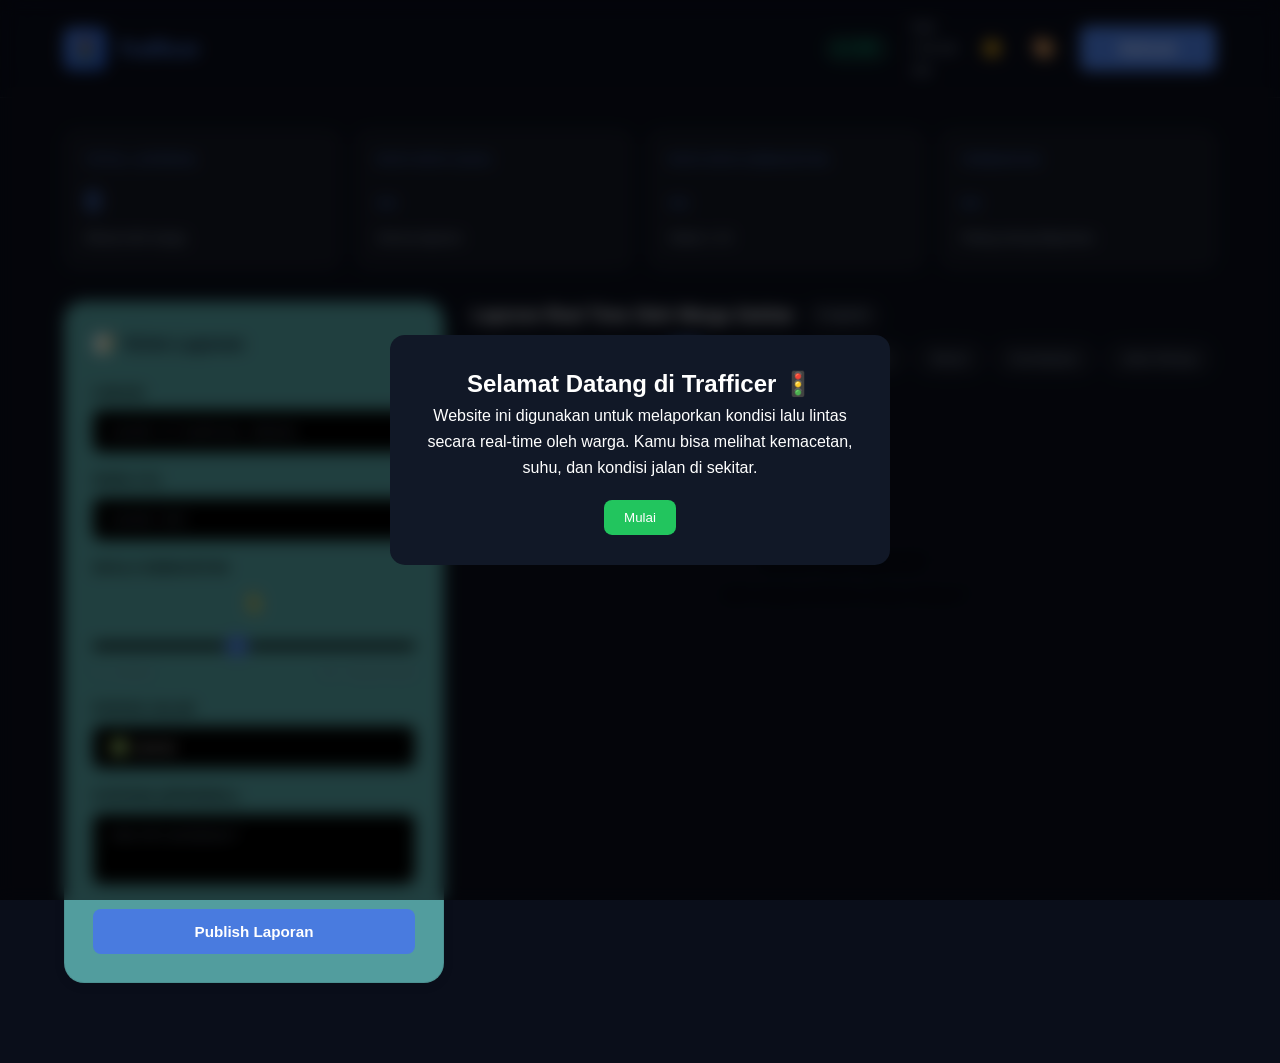
<file: index.html>
<!DOCTYPE html>
<html lang="en">
<head>
  <meta charset="UTF-8">
  <meta name="viewport" content="width=device-width, initial-scale=1.0">
  <meta name="description" content="Laporan macet secara real-time oleh warga sekitar">
  <title>Trafficer - Laporan Lalu Lintas</title>
  <link rel="stylesheet" href="style.css">
  <link rel="icon" href="data:image/svg+xml,<svg xmlns='http://www.w3.org/2000/svg' viewBox='0 0 100 100'><text y='.9em' font-size='90'>🚦</text></svg>">
</head>
<body>
<div id="overlay"></div>

<div id="popup">
    <h2>Selamat Datang di Trafficer 🚦</h2>
    <p>
        Website ini digunakan untuk melaporkan kondisi lalu lintas secara real-time oleh warga.
        Kamu bisa melihat kemacetan, suhu, dan kondisi jalan di sekitar.
    </p>
    <button onclick="closePopup()">Mulai</button>
</div>
  <!-- header -->
  <header class="app-header">
    <div class="header-inner">
      <div class="logo">
        <div class="logo-icon">🚦</div>
        <h1>Trafficer</h1>
      </div>
      <div class="header-meta">
        <div class="live-badge">
          <span class="live-dot"></span>
          Live
        </div>
        <time class="clock" id="liveClock">--</time>
        <button id="themeToggle" onclick="darkMode()" class="btn-theme" title="Toggle Light/Dark Mode">☀️</button>
        <button id="colorPickerBtn" class="btn-theme" title="Pilih Warna Tema" onclick="toggleColorPicker()">🎨</button>
        <button onclick="window.location.reload()" class="btn-submit">Refresh</button>
      </div>
    </div>
  </header>

  <!-- main bar -->
  <main class="main-container">

    <!-- stats bar -->
    <section class="stats-bar" aria-label="Summary statistics">
      <div class="stat-card">
        <div class="stat-label">Total Laporan</div>
        <div class="stat-value" id="statTotal">0</div>
        <div class="stat-sub">Dibuat oleh warga</div>
      </div>
      <div class="stat-card">
        <div class="stat-label">Rata-rata Suhu</div>
        <div class="stat-value" id="statTemp">--</div>
        <div class="stat-sub">Semua laporan</div>
      </div>
      <div class="stat-card">
        <div class="stat-label">Rata-rata Kemacetan</div>
        <div class="stat-value" id="statTraffic">--</div>
        <div class="stat-sub">Skala 1–10</div>
      </div>
      <div class="stat-card">
        <div class="stat-label">Terbanyak</div>
        <div class="stat-value" id="statStatus">--</div>
        <div class="stat-sub">Paling sering dilaporkan</div>
      </div>
    </section>
    <div class="content-grid">

      <!-- form kirim -->
      <aside class="form-panel">
        <h2 class="panel-title">
          <span class="icon">📝</span>
          Kirim Laporan
        </h2>
        <form id="reportForm" autocomplete="off">
          <div class="form-group">
            <label for="inputLocation">Lokasi</label>
            <input type="text" id="inputLocation" placeholder="contoh: Jl. Sudirman, Jakarta" required>
          </div>
          <div class="form-group">
            <label for="inputTemp">Suhu (°C)</label>
            <input type="number" id="inputTemp" placeholder="contoh: 32C" min="-50" max="60" required>
          </div>
          <div class="form-group">
            <label for="inputScale">Skala Kemacetan</label>
            <div class="range-wrapper">
              <div class="range-value" id="scaleDisplay">5</div>
              <input type="range" id="inputScale" min="1" max="10" value="5">
              <div class="range-labels">
                <span>1 — Lancar</span>
                <span>10 — Macet Parah</span>
              </div>
            </div>
          </div>
          <div class="form-group">
            <label for="inputStatus">Status Jalan</label>
            <select id="inputStatus">
              <option value="Lancar">✅ Lancar</option>
              <option value="Agak Macet">🟡 Agak Macet</option>
              <option value="Macet">🟠 Macet</option>
              <option value="Kecelakaan">🔴 Kecelakaan</option>
              <option value="Jalan Ditutup">⛔ Jalan Ditutup</option>
            </select>
          </div>
          <div class="form-group">
            <label for="inputNotes">Catatan (opsional)</label>
            <textarea id="inputNotes" placeholder="Ada info tambahan?"></textarea>
          </div>
          <button type="submit" class="btn-submit" id="btnSubmit">
            Publish Laporan
          </button>
        </form>
      </aside>

      <!-- feed report -->
      <section class="feed-section">
        <div class="feed-header">
          <div class="feed-title">
            Laporan Real Time Oleh Warga Sekitar
            <span class="report-count" id="reportCount">0 reports</span>
          </div>
          <div class="filter-bar">
            <input type="text" id="searchInput" placeholder="🔍 Cari Lokasi">
            <button class="filter-btn active" data-status="All" type="button">All</button>
            <button class="filter-btn" data-status="Lancar" type="button">Lancar</button>
            <button class="filter-btn" data-status="Agak Macet" type="button">Agak Macet</button>
            <button class="filter-btn" data-status="Macet" type="button">Macet</button>
            <button class="filter-btn" data-status="Kecelakaan" type="button">Kecelakaan</button>
            <button class="filter-btn" data-status="Jalan Ditutup" type="button">Jalan Ditutup</button>
          </div>
        </div>
        <div class="reports-feed" id="reportsFeed">
        </div>
      </section>

    </div>
  </main>

  <!-- color picker panel -->
  <div id="colorPickerPanel" class="color-picker-panel" style="display:none">
    <div class="cp-header">
      <span class="cp-title"> Pilih Warna Tema</span>
      <button class="cp-close" onclick="toggleColorPicker()">✕</button>
    </div>
    <div class="cp-spectrum">
      <canvas id="spectrumCanvas" width="260" height="28"></canvas>
    </div>
    <div class="cp-hue-row">
      <label class="cp-label">Hue</label>
      <input type="range" id="hueSlider" min="0" max="360" value="220" class="cp-hue-slider">
      <span id="hueValue" class="cp-hue-val">220°</span>
    </div>
    <div class="cp-sat-row">
      <label class="cp-label">Saturasi</label>
      <input type="range" id="satSlider" min="30" max="100" value="70" class="cp-sat-slider">
    </div>
    <div class="cp-light-row">
      <label class="cp-label">Kecerahan</label>
      <input type="range" id="lightSlider" min="30" max="75" value="58" class="cp-light-slider">
    </div>
    <div class="cp-preview-row">
      <div id="colorPreview" class="cp-preview"></div>
      <div class="cp-presets">
        <button class="cp-preset" data-hue="220" data-sat="70" data-light="58" style="background:hsl(220,70%,58%)" title="Blue"></button>
        <button class="cp-preset" data-hue="270" data-sat="65" data-light="58" style="background:hsl(270,65%,58%)" title="Purple"></button>
        <button class="cp-preset" data-hue="340" data-sat="70" data-light="55" style="background:hsl(340,70%,55%)" title="Pink"></button>
        <button class="cp-preset" data-hue="160" data-sat="65" data-light="45" style="background:hsl(160,65%,45%)" title="Teal"></button>
        <button class="cp-preset" data-hue="30" data-sat="80" data-light="52" style="background:hsl(30,80%,52%)" title="Orange"></button>
        <button class="cp-preset" data-hue="0" data-sat="70" data-light="55" style="background:hsl(0,70%,55%)" title="Red"></button>
      </div>
    </div>
    <button class="cp-apply" onclick="applyThemeColor()">✓ Terapkan Warna</button>
  </div>

  <script src="script.js"></script>
</body>
</html>
</file>
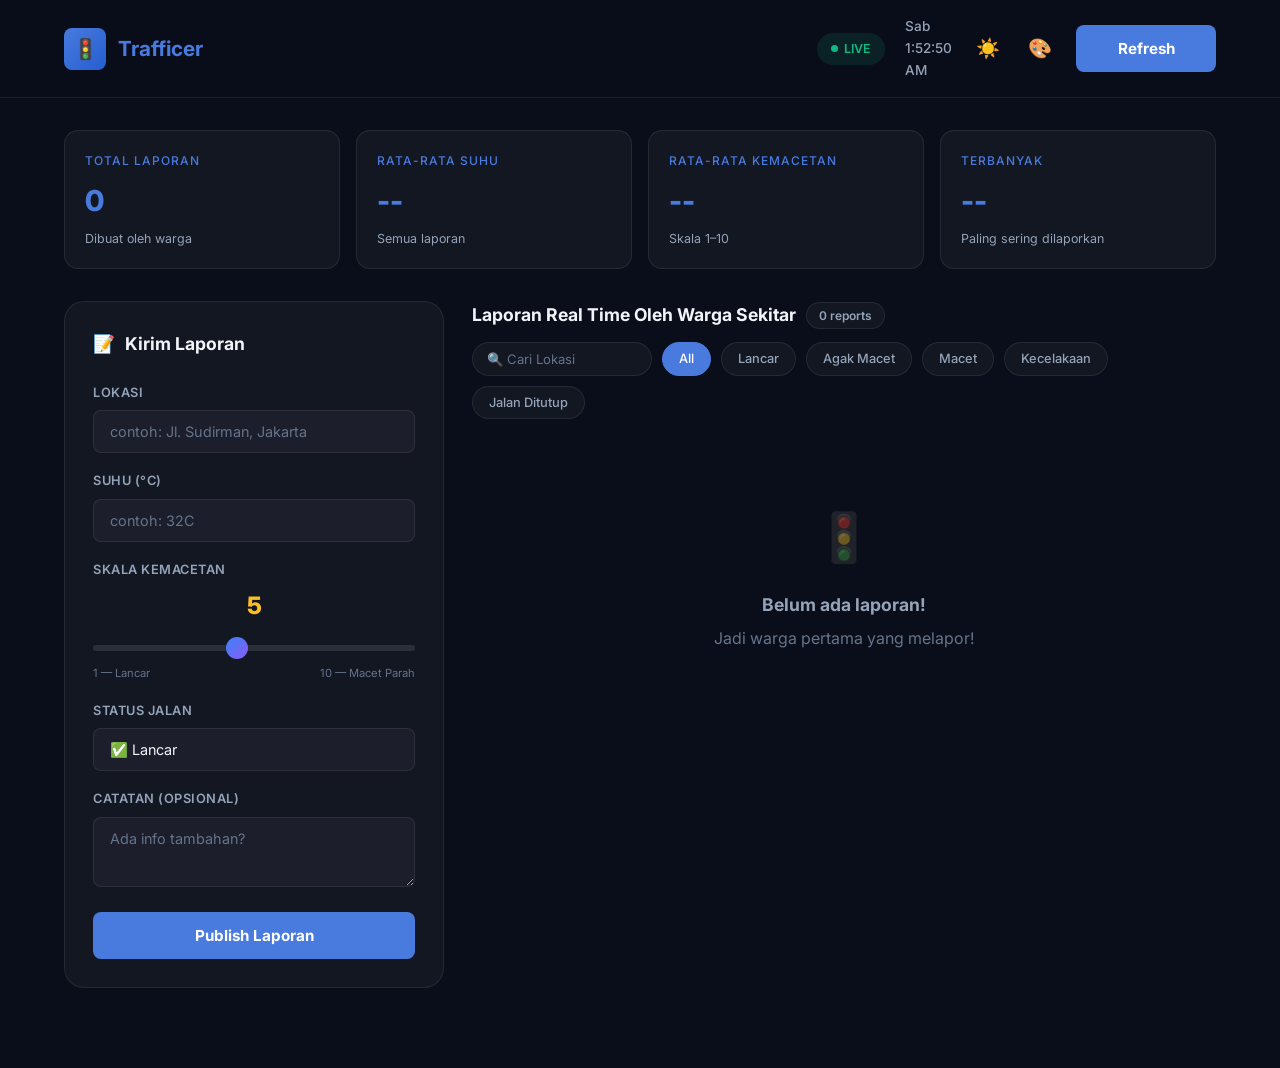
<file: project/index.html>
<!DOCTYPE html>
<html lang="en">
<head>
  <meta charset="UTF-8">
  <meta name="viewport" content="width=device-width, initial-scale=1.0">
  <meta name="description" content="Laporan macet secara real-time oleh warga sekitar">
  <title>Trafficer - Laporan Lalu Lintas</title>
  <link rel="stylesheet" href="style.css">
  <link rel="icon" href="data:image/svg+xml,<svg xmlns='http://www.w3.org/2000/svg' viewBox='0 0 100 100'><text y='.9em' font-size='90'>🚦</text></svg>">
</head>
<body>

  <!-- header -->
  <header class="app-header">
    <div class="header-inner">
      <div class="logo">
        <div class="logo-icon">🚦</div>
        <h1>Trafficer</h1>
      </div>
      <div class="header-meta">
        <div class="live-badge">
          <span class="live-dot"></span>
          Live
        </div>
        <time class="clock" id="liveClock">--</time>
        <button id="themeToggle" onclick="darkMode()" class="btn-theme" title="Toggle Light/Dark Mode">☀️</button>
        <button id="colorPickerBtn" class="btn-theme" title="Pilih Warna Tema" onclick="toggleColorPicker()">🎨</button>
        <button onclick="window.location.reload()" class="btn-submit">Refresh</button>
      </div>
    </div>
  </header>

  <!-- main bar -->
  <main class="main-container">

    <!-- stats bar -->
    <section class="stats-bar" aria-label="Summary statistics">
      <div class="stat-card">
        <div class="stat-label">Total Laporan</div>
        <div class="stat-value" id="statTotal">0</div>
        <div class="stat-sub">Dibuat oleh warga</div>
      </div>
      <div class="stat-card">
        <div class="stat-label">Rata-rata Suhu</div>
        <div class="stat-value" id="statTemp">--</div>
        <div class="stat-sub">Semua laporan</div>
      </div>
      <div class="stat-card">
        <div class="stat-label">Rata-rata Kemacetan</div>
        <div class="stat-value" id="statTraffic">--</div>
        <div class="stat-sub">Skala 1–10</div>
      </div>
      <div class="stat-card">
        <div class="stat-label">Terbanyak</div>
        <div class="stat-value" id="statStatus">--</div>
        <div class="stat-sub">Paling sering dilaporkan</div>
      </div>
    </section>
    <div class="content-grid">

      <!-- form kirim -->
      <aside class="form-panel">
        <h2 class="panel-title">
          <span class="icon">📝</span>
          Kirim Laporan
        </h2>
        <form id="reportForm" autocomplete="off">
          <div class="form-group">
            <label for="inputLocation">Lokasi</label>
            <input type="text" id="inputLocation" placeholder="contoh: Jl. Sudirman, Jakarta" required>
          </div>
          <div class="form-group">
            <label for="inputTemp">Suhu (°C)</label>
            <input type="number" id="inputTemp" placeholder="contoh: 32C" min="-50" max="60" required>
          </div>
          <div class="form-group">
            <label for="inputScale">Skala Kemacetan</label>
            <div class="range-wrapper">
              <div class="range-value" id="scaleDisplay">5</div>
              <input type="range" id="inputScale" min="1" max="10" value="5">
              <div class="range-labels">
                <span>1 — Lancar</span>
                <span>10 — Macet Parah</span>
              </div>
            </div>
          </div>
          <div class="form-group">
            <label for="inputStatus">Status Jalan</label>
            <select id="inputStatus">
              <option value="Lancar">✅ Lancar</option>
              <option value="Agak Macet">🟡 Agak Macet</option>
              <option value="Macet">🟠 Macet</option>
              <option value="Kecelakaan">🔴 Kecelakaan</option>
              <option value="Jalan Ditutup">⛔ Jalan Ditutup</option>
            </select>
          </div>
          <div class="form-group">
            <label for="inputNotes">Catatan (opsional)</label>
            <textarea id="inputNotes" placeholder="Ada info tambahan?"></textarea>
          </div>
          <button type="submit" class="btn-submit" id="btnSubmit">
            Publish Laporan
          </button>
        </form>
      </aside>

      <!-- feed report -->
      <section class="feed-section">
        <div class="feed-header">
          <div class="feed-title">
            Laporan Real Time Oleh Warga Sekitar
            <span class="report-count" id="reportCount">0 reports</span>
          </div>
          <div class="filter-bar">
            <input type="text" id="searchInput" placeholder="🔍 Cari Lokasi">
            <button class="filter-btn active" data-status="All" type="button">All</button>
            <button class="filter-btn" data-status="Lancar" type="button">Lancar</button>
            <button class="filter-btn" data-status="Agak Macet" type="button">Agak Macet</button>
            <button class="filter-btn" data-status="Macet" type="button">Macet</button>
            <button class="filter-btn" data-status="Kecelakaan" type="button">Kecelakaan</button>
            <button class="filter-btn" data-status="Jalan Ditutup" type="button">Jalan Ditutup</button>
          </div>
        </div>
        <div class="reports-feed" id="reportsFeed">
        </div>
      </section>

    </div>
  </main>

  <!-- color picker panel -->
  <div id="colorPickerPanel" class="color-picker-panel" style="display:none">
    <div class="cp-header">
      <span class="cp-title"> Pilih Warna Tema</span>
      <button class="cp-close" onclick="toggleColorPicker()">✕</button>
    </div>
    <div class="cp-spectrum">
      <canvas id="spectrumCanvas" width="260" height="28"></canvas>
    </div>
    <div class="cp-hue-row">
      <label class="cp-label">Hue</label>
      <input type="range" id="hueSlider" min="0" max="360" value="220" class="cp-hue-slider">
      <span id="hueValue" class="cp-hue-val">220°</span>
    </div>
    <div class="cp-sat-row">
      <label class="cp-label">Saturasi</label>
      <input type="range" id="satSlider" min="30" max="100" value="70" class="cp-sat-slider">
    </div>
    <div class="cp-light-row">
      <label class="cp-label">Kecerahan</label>
      <input type="range" id="lightSlider" min="30" max="75" value="58" class="cp-light-slider">
    </div>
    <div class="cp-preview-row">
      <div id="colorPreview" class="cp-preview"></div>
      <div class="cp-presets">
        <button class="cp-preset" data-hue="220" data-sat="70" data-light="58" style="background:hsl(220,70%,58%)" title="Blue"></button>
        <button class="cp-preset" data-hue="270" data-sat="65" data-light="58" style="background:hsl(270,65%,58%)" title="Purple"></button>
        <button class="cp-preset" data-hue="340" data-sat="70" data-light="55" style="background:hsl(340,70%,55%)" title="Pink"></button>
        <button class="cp-preset" data-hue="160" data-sat="65" data-light="45" style="background:hsl(160,65%,45%)" title="Teal"></button>
        <button class="cp-preset" data-hue="30" data-sat="80" data-light="52" style="background:hsl(30,80%,52%)" title="Orange"></button>
        <button class="cp-preset" data-hue="0" data-sat="70" data-light="55" style="background:hsl(0,70%,55%)" title="Red"></button>
      </div>
    </div>
    <button class="cp-apply" onclick="applyThemeColor()">✓ Terapkan Warna</button>
  </div>

  <script src="script.js"></script>
</body>
</html>
</file>
<file: style.css>
/* font */
@import url('https://fonts.cdnfonts.com/css/akira-expanded');

/* Overlay (background gelap + blur) */
#overlay {
    position: fixed;
    top: 0;
    left: 0;
    width: 100%;
    height: 100%;

    backdrop-filter: blur(8px);
    background: rgba(0,0,0,0.6);

    opacity: 0;
    visibility: hidden;
    transition: 0.3s;
    z-index: 999;
}

/* boxbox */
#popup {
    position: fixed;
    top: 50%;
    left: 50%;
    transform: translate(-50%, -50%) scale(0.8);

    background: #111827;
    color: white;
    padding: 30px;
    width: 500px;
    border-radius: 15px;
    text-align: center;

    opacity: 0;
    visibility: hidden;

    transition: 0.3s ease;
    z-index: 1000;
}

/* blur w active */
#overlay.active {
    opacity: 1;
    visibility: visible;
}

#popup.active {
    opacity: 1;
    visibility: visible;
    transform: translate(-50%, -50%) scale(1);
}


#popup button {
    margin-top: 20px;
    padding: 10px 20px;
    background: #22c55e;
    border: none;
    color: white;
    border-radius: 8px;
    cursor: pointer;
}




/* var hue, sat, bri */
:root {
  --accent-h: 220;
  --accent-s: 70%;
  --accent-l: 58%;
  --accent: hsl(var(--accent-h), var(--accent-s), var(--accent-l));
  --accent-dim: hsla(var(--accent-h), var(--accent-s), var(--accent-l), 0.15);
  --accent-border: hsla(var(--accent-h), var(--accent-s), var(--accent-l), 0.35);
  --accent-dark: hsl(var(--accent-h), var(--accent-s), calc(var(--accent-l) - 10%));
}

/* reset */
* { margin: 0; padding: 0; box-sizing: border-box; }
html { scroll-behavior: smooth; }

body {
  font-family: 'Akira Expanded', sans-serif;
  background: #0a0e1a;
  color: #f1f5f9;
  min-height: 100vh;
  line-height: 1.6;
}

/* panel color picker */
.color-picker-panel {
  position: fixed;
  top: 70px;
  right: 24px;
  z-index: 9999;
  background: rgba(15, 20, 40, 0.97);
  backdrop-filter: blur(24px);
  border: 1px solid rgba(255,255,255,0.12);
  border-radius: 18px;
  padding: 20px;
  width: 300px;
  box-shadow: 0 20px 60px rgba(0,0,0,0.5), 0 0 0 1px rgba(255,255,255,0.05);
  animation: cpSlideIn 0.25s cubic-bezier(0.34, 1.56, 0.64, 1);
}


/* animasi slide in list biar ga kaku */
@keyframes cpSlideIn {
  from { opacity: 0; transform: translateY(-12px) scale(0.95); }
  to   { opacity: 1; transform: translateY(0) scale(1); }
}

.cp-header {
  display: flex;
  align-items: center;
  justify-content: space-between;
  margin-bottom: 16px;
}
.cp-title {
  font-size: 0.88rem;
  font-weight: 700;
  color: #f1f5f9;
  letter-spacing: 0.3px;
}
.cp-close {
  background: rgba(255,255,255,0.08);
  border: none;
  color: #94a3b8;
  width: 26px; height: 26px;
  border-radius: 50%;
  cursor: pointer;
  font-size: 0.75rem;
  display: flex; align-items: center; justify-content: center;
  transition: background 0.15s;
}
.cp-close:hover { background: rgba(255,255,255,0.16); color: #f1f5f9; }

/* spectrum canvas strip */
.cp-spectrum {
  border-radius: 10px;
  overflow: hidden;
  margin-bottom: 14px;
  cursor: crosshair;
  border: 1px solid rgba(255,255,255,0.1);
}
#spectrumCanvas { display: block; width: 100%; height: 28px; }

/* slider rows */
.cp-hue-row, .cp-sat-row, .cp-light-row {
  display: flex;
  align-items: center;
  gap: 10px;
  margin-bottom: 10px;
}
.cp-label {
  font-size: 0.68rem;
  font-weight: 600;
  color: #64748b;
  text-transform: uppercase;
  letter-spacing: 0.6px;
  width: 62px;
  flex-shrink: 0;
}
.cp-hue-val {
  font-size: 0.72rem;
  font-weight: 600;
  color: #94a3b8;
  width: 34px;
  text-align: right;
  flex-shrink: 0;
}
.cp-hue-slider, .cp-sat-slider, .cp-light-slider {
  flex: 1;
  -webkit-appearance: none;
  appearance: none;
  height: 8px;
  border-radius: 10px;
  outline: none;
  cursor: pointer;
  border: none;
}
.cp-hue-slider {
  background: linear-gradient(to right,
    hsl(0,100%,55%), hsl(30,100%,55%), hsl(60,100%,55%),
    hsl(120,100%,45%), hsl(180,100%,45%), hsl(220,100%,58%),
    hsl(270,100%,55%), hsl(300,100%,55%), hsl(330,100%,55%), hsl(360,100%,55%));
}
.cp-sat-slider {
  background: linear-gradient(to right, hsl(220,30%,58%), hsl(220,100%,58%));
}
.cp-light-slider {
  background: linear-gradient(to right, hsl(220,70%,30%), hsl(220,70%,58%), hsl(220,70%,75%));
}
.cp-hue-slider::-webkit-slider-thumb,
.cp-sat-slider::-webkit-slider-thumb,
.cp-light-slider::-webkit-slider-thumb {
  -webkit-appearance: none;
  width: 18px;
  height: 18px;
  border-radius: 50%;
  background: white;
  box-shadow: 0 2px 8px rgba(0,0,0,0.4);
  cursor: pointer;
  border: 2px solid rgba(255,255,255,0.9);
}

/* preview + presets row */
.cp-preview-row {
  display: flex;
  align-items: center;
  gap: 12px;
  margin: 14px 0 16px;
}
.cp-preview {
  width: 44px;
  height: 44px;
  border-radius: 10px;
  background: var(--accent);
  flex-shrink: 0;
  border: 2px solid rgba(255,255,255,0.15);
  box-shadow: 0 4px 14px rgba(0,0,0,0.3);
  transition: background 0.15s;
}
.cp-presets {
  display: flex;
  gap: 8px;
  flex-wrap: wrap;
}
.cp-preset {
  width: 28px;
  height: 28px;
  border-radius: 50%;
  border: 2px solid transparent;
  cursor: pointer;
  transition: transform 0.15s, border-color 0.15s;
}
.cp-preset:hover { transform: scale(1.15);  border-color: rgba(255,255,255,0.08);
  transition: border-color 0.2s;
 }
.cp-preset.active { border-color: white; transform: scale(1.1); }

/* apply button */
.cp-apply {
  width: 100%;
  padding: 11px;
  background: var(--accent);
  color: white;
  border: none;
  border-radius: 10px;
  font-family: inherit;
  font-size: 0.88rem;
  font-weight: 700;
  cursor: pointer;
  transition: opacity 0.15s, transform 0.15s;
  letter-spacing: 0.3px;
}
.cp-apply:hover { opacity: 0.88; transform: translateY(-1px); }

/* header */
.app-header {
  position: sticky;
  top: 0;
  z-index: 100;
  background: rgba(10, 14, 26, 0.85);
  backdrop-filter: blur(20px);
  border-bottom: 1px solid rgba(255,255,255,0.08);
  padding: 16px 0;
}
.header-inner {
  max-width: 1200px;
  margin: 0 auto;
  padding: 0 24px;
  display: flex;
  align-items: center;
  justify-content: space-between;
}
.logo {
  display: flex;
  align-items: center;
  gap: 12px;
}
.logo-icon {
  width: 42px;
  height: 42px;
  background: linear-gradient(135deg, var(--accent), var(--accent-dark));
  border-radius: 8px;
  display: flex;
  align-items: center;
  justify-content: center;
  font-size: 20px;
}
.logo h1 {
  font-size: 1.3rem;
  font-weight: 700;
  color: var(--accent);
}
.header-meta {
  display: flex;
  align-items: center;
  gap: 20px;
}
.live-badge {
  display: flex;
  align-items: center;
  gap: 6px;
  background: rgba(16, 185, 129, 0.12);
  color: #10b981;
  padding: 6px 14px;
  border-radius: 50px;
  font-size: 0.78rem;
  font-weight: 600;
  text-transform: uppercase;
}
.live-dot {
  width: 7px;
  height: 7px;
  background: #10b981;
  border-radius: 50%;
  animation: pulse 2s ease-in-out infinite;
}
@keyframes pulse {
  0%, 100% { opacity: 1; }
  50% { opacity: 0.3; }
}
.clock {
  font-size: 0.85rem;
  font-weight: 500;
  color: #94a3b8;
}

/* main */
.main-container {
  max-width: 1200px;
  margin: 0 auto;
  padding: 32px 24px 80px;
}

/* stats bar */
.stats-bar {
  display: grid;
  grid-template-columns: repeat(4, 1fr);
  gap: 16px;
  margin-bottom: 32px;
}
.stat-card {
  background: rgba(255,255,255,0.04);
  border: 1px solid rgba(255,255,255,0.08);
  border-radius: 14px;
  padding: 20px;
}
.stat-card:hover {
  background: rgba(255,255,255,0.07);
  transform: translateY(-2px);
}
.stat-label {
  font-size: 0.75rem;
  font-weight: 500;
  color: #64748b;
  text-transform: uppercase;
  letter-spacing: 1px;
  margin-bottom: 8px;
  color: var(--accent);
}
.stat-value {
  font-size: 1.8rem;
  font-weight: 800;
  color: var(--accent);
}
.stat-sub {
  font-size: 0.78rem;
  color: #94a3b8;
  margin-top: 4px;
}

/* layout grid */
.content-grid {
  display: grid;
  grid-template-columns: 380px 1fr;
  gap: 28px;
  align-items: flex-start;
}

/* form panel */
.form-panel {
  position: sticky;
  top: 100px;
  background: #529d9e;
  border: 1px solid rgba(0,0,0,0.08);
  border-radius: 20px;
  padding: 28px;
  box-shadow: 0 2px 12px rgba(0,0,0,0.08);
  color: #0f172a;
}
.panel-title {
  font-size: 1.1rem;
  font-weight: 700;
  margin-bottom: 24px;
  display: flex;
  align-items: center;
  gap: 10px;
}
.form-group { margin-bottom: 18px; }
.form-group label {
  display: block;
  font-size: 0.8rem;
  font-weight: 600;
  color: #000000;
  margin-bottom: 7px;
  text-transform: uppercase;
  letter-spacing: 0.5px;
}
.form-group input[type="text"],
.form-group input[type="number"],
.form-group select,
.form-group textarea {
  width: 100%;
  padding: 12px 16px;
  background: #000000;
  border: 1px solid rgba(0,0,0,0.2);
  border-radius: 8px;
  color: #ffffff;
  font-family: inherit;
  font-size: 0.9rem;
  outline: none;
}
.form-group input:focus,
.form-group select:focus,
.form-group textarea:focus {
  border-color: var(--accent);
}
.form-group input::placeholder,
.form-group textarea::placeholder { color: #64748b; }
.form-group select {
  cursor: pointer;
  appearance: none;
}
.form-group select option {
  background: #000000;
  color: #ffffff;
}

/* range slider */
.range-wrapper { position: relative; }
.range-wrapper input[type="range"] {
  -webkit-appearance: none;
  appearance: none;
  width: 100%;
  height: 6px;
  background: #000000;
  border-radius: 10px;
  outline: none;
  cursor: pointer;
}
.range-wrapper input[type="range"]::-webkit-slider-thumb {
  -webkit-appearance: none;
  width: 22px;
  height: 22px;
  border-radius: 50%;
  background: var(--accent);
  cursor: pointer;
}
.range-labels {
  display: flex;
  justify-content: space-between;
  margin-top: 6px;
}
.range-labels span { font-size: 0.7rem; color: #64748b; }
.range-value {
  text-align: center;
  font-size: 1.5rem;
  font-weight: 800;
  margin-bottom: 8px;
}
.form-group textarea {
  resize: vertical;
  min-height: 70px;
}

/* submit button */
.btn-submit {
  width: 100%;
  padding: 14px;
  background: var(--accent);
  color: white;
  border: none;
  border-radius: 8px;
  font-family: inherit;
  font-size: 0.95rem;
  font-weight: 700;
  cursor: pointer;
}
.btn-submit:hover {
  opacity: 0.9;
  transform: translateY(-2px);
}

/* feed section */
.feed-section { min-width: 0; }
.feed-header {
  display: flex;
  align-items: center;
  justify-content: space-between;
  margin-bottom: 20px;
  flex-wrap: wrap;
  gap: 12px;
}
.feed-title {
  font-size: 1.1rem;
  font-weight: 700;
  display: flex;
  align-items: center;
  gap: 10px;
}
.report-count {
  background: rgba(255,255,255,0.04);
  border: 1px solid rgba(255,255,255,0.08);
  padding: 3px 12px;
  border-radius: 50px;
  font-size: 0.75rem;
  font-weight: 600;
  color: #94a3b8;
}

/* filter bar */
.filter-bar {
  display: flex;
  gap: 10px;
  flex-wrap: wrap;
}
.filter-bar input[type="text"] {
  padding: 8px 14px;
  background: rgba(255,255,255,0.04);
  border: 1px solid rgba(255,255,255,0.08);
  border-radius: 50px;
  color: #f1f5f9;
  font-family: inherit;
  font-size: 0.82rem;
  outline: none;
  width: 180px;
}
.filter-bar input[type="text"]:focus { border-color: #3b82f6; }
.filter-bar input[type="text"]::placeholder { color: #64748b; }
.filter-btn {
  padding: 8px 16px;
  background: rgba(255,255,255,0.04);
  border: 1px solid rgba(255,255,255,0.08);
  border-radius: 50px;
  color: #94a3b8;
  font-family: inherit;
  font-size: 0.8rem;
  font-weight: 500;
  cursor: pointer;
}
.filter-btn:hover,
.filter-btn.active {
  background: var(--accent);
  color: white;
  border-color: var(--accent);
}

/* report cards */
.reports-feed {
  display: flex;
  flex-direction: column;
  gap: 14px;
}
.report-card {
  background: rgba(0, 0, 0, 0.04);
  border: 1px solid rgba(255,255,255,0.08);
  border-radius: 14px;
  padding: 22px;
  border-left: 3px solid var(--accent);
  box-shadow: 0 2px 12px rgba(0,0,0,0.08);
  color: #ffffff;
}
.report-card[data-status="Lancar"] { border-left-color: #10b981; }
.report-card[data-status="Agak Macet"] { border-left-color: #f59e0b; }
.report-card[data-status="Macet"] { border-left-color: #f97316; }
.report-card[data-status="Kecelakaan"] { border-left-color: #ef4444; }
.report-card[data-status="Jalan Ditutup"] { border-left-color: #dc2626; }
.report-card:hover { background: rgba(255,255,255,0.07); }
.card-top {
  display: flex;
  align-items: flex-start;
  justify-content: space-between;
  gap: 12px;
  margin-bottom: 14px;
}
.card-location {
  font-size: 1.05rem;
  font-weight: 700;
  display: flex;
  align-items: center;
  gap: 8px;
}
.card-location .icon { color: #3b82f6; }

/* id card */
.card-top-right {
  display: flex;
  flex-direction: column;
  align-items: flex-end;
  gap: 4px;
  flex-shrink: 0;
}
.card-id {
  font-family: 'Courier New', monospace;
  font-size: 0.68rem;
  font-weight: 700;
  color: var(--accent);
  background: var(--accent-dim);
  border: 1px solid var(--accent-border);
  padding: 2px 8px;
  border-radius: 50px;
  letter-spacing: 0.5px;
  white-space: nowrap;
}
/**/


.card-time {
  font-size: 0.75rem;
  color: #64748b;
  white-space: nowrap;
}
.card-details {
  display: grid;
  grid-template-columns: repeat(3, 1fr);
  gap: 12px;
  margin-bottom: 14px;
}
.detail-item {
  background: rgba(255,255,255,0.03);
  border-radius: 8px;
  padding: 12px;
  text-align: center;
}
.detail-label {
  font-size: 0.68rem;
  font-weight: 500;
  color: #64748b;
  text-transform: uppercase;
  letter-spacing: 0.8px;
  margin-bottom: 5px;
}
.detail-value {
  font-size: 1.15rem;
  font-weight: 700;
}
.detail-value.temp { color: #60a5fa; }

/* traffic bar */
.traffic-bar {
  width: 100%;
  height: 5px;
  background: rgba(255,255,255,0.06);
  border-radius: 10px;
  margin-top: 6px;
  overflow: hidden;
}
.traffic-fill {
  height: 100%;
  border-radius: 10px;
}

/* status badge */
.status-badge {
  display: inline-flex;
  align-items: center;
  gap: 5px;
  padding: 5px 14px;
  border-radius: 50px;
  font-size: 0.75rem;
  font-weight: 600;
  text-transform: uppercase;
}
.status-badge.lancar { background: rgba(16,185,129,0.12); color: #10b981; }
.status-badge.agak-macet { background: rgba(245,158,11,0.12); color: #f59e0b; }
.status-badge.macet { background: rgba(249,115,22,0.12); color: #f97316; }
.status-badge.kecelakaan { background: rgba(239,68,68,0.12); color: #ef4444; }
.status-badge.jalan-ditutup { background: rgba(220,38,38,0.12); color: #dc2626; }
.card-bottom {
  display: flex;
  align-items: center;
  justify-content: space-between;
  margin-top: 4px;
}
.card-notes {
  font-size: 0.82rem;
  color: #94a3b8;
  font-style: italic;
  flex: 1;
  margin-right: 12px;
}
.btn-delete {
  background: rgba(239,68,68,0.1);
  border: 1px solid rgba(239,68,68,0.2);
  color: #f87171;
  padding: 6px 14px;
  border-radius: 50px;
  font-family: inherit;
  font-size: 0.75rem;
  font-weight: 600;
  cursor: pointer;
}

.btn-submit{
  background: var(--accent);
  color: white;
  border: none;
  border-radius: 8px;
  font-family: inherit;
  font-size: 0.95rem;
  font-weight: 700;
  cursor: pointer;
}



.btn-delete:hover { background: rgba(239,68,68,0.25); }

/* empty state */
.empty-state {
  text-align: center;
  padding: 60px 20px;
  color: #000000;
}
.empty-state .empty-icon {
  font-size: 3rem;
  margin-bottom: 16px;
  opacity: 0.4;
}
.empty-state h3 {
  font-size: 1.1rem;
  color: #000000;
  margin-bottom: 6px;
}

/* toast */
.toast {
  position: fixed;
  bottom: 30px;
  right: 30px;
  background: var(--accent-dim);
  border: 1px solid var(--accent-border);
  color: var(--accent);
  padding: 14px 24px;
  border-radius: 8px;
  font-size: 0.88rem;
  font-weight: 600;
  z-index: 1000;
  pointer-events: none;
}

/* responsive */
@media (max-width: 900px) {
  .content-grid { grid-template-columns: 1fr; }
  .form-panel { position: static; }
  .stats-bar { grid-template-columns: repeat(2, 1fr); }
}
@media (max-width: 600px) {
  .header-inner { flex-direction: column; gap: 12px; }
  .stats-bar { grid-template-columns: 1fr; }
  .card-details { grid-template-columns: 1fr; }
  .filter-bar { flex-direction: column; width: 100%; }
  .filter-bar input[type="text"] { width: 100%; }
  .feed-header { flex-direction: column; align-items: flex-start; }
}

/* light/dark */
.btn-theme {
  background: transparent;
  border: none;
  font-size: 1.2rem;
  cursor: pointer;
  padding: 4px;
  border-radius: 50%;
  transition: transform 0.2s;
  display: flex;
  align-items: center;
  justify-content: center;
}
.btn-theme:hover {
  transform: scale(1.1);
}

/* light mode */
body.light-mode {
  background: #f8fafc;
  color: #0f172a;
}
body.light-mode .app-header {
  background: rgba(255, 255, 255, 0.85);
  border-bottom: 1px solid rgba(0,0,0,0.08);
}
body.light-mode .stat-card,
body.light-mode .form-panel,
body.light-mode .report-card {
  background: #ffffff;
  border: 1px solid rgba(0,0,0,0.08);
  box-shadow: 0 2px 10px rgba(0,0,0,0.03);
}
body.light-mode .stat-card:hover,
body.light-mode .report-card:hover {
  background: #f1f5f9;
}
body.light-mode .form-group input[type="text"],
body.light-mode .form-group input[type="number"],
body.light-mode .form-group select,
body.light-mode .form-group textarea,
body.light-mode .filter-bar input[type="text"],
body.light-mode .filter-btn {
  background: #ffffff;
  border: 1px solid #cbd5e1;
  color: #0f172a;
}
body.light-mode .form-group select option {
  background: #ffffff;
  color: #0f172a;
}
body.light-mode .form-group input::placeholder,
body.light-mode .form-group textarea::placeholder,
body.light-mode .filter-bar input::placeholder {
  color: #94a3b8;
}
body.light-mode .filter-btn:not(.active) {
  color: #475569;
}
body.light-mode .report-count {
  background: #f1f5f9;
  border-color: #cbd5e1;
  color: #475569;
}
body.light-mode .detail-item {
  background: #f8fafc;
}
body.light-mode .traffic-bar {
  background: rgba(0,0,0,0.06);
}
body.light-mode .clock {
  color: #475569;
}
body.light-mode .empty-state h3,
body.light-mode .empty-state p {
  color: #475569;
}
body.light-mode .range-wrapper input[type="range"] {
  background: rgba(0,0,0,0.1);
}
</file>
<file: project/style.css>
/* font */
@import url('https://fonts.googleapis.com/css2?family=Inter:wght@400;500;600;700;800&display=swap');

/* var hue, sat, bri */
:root {
  --accent-h: 220;
  --accent-s: 70%;
  --accent-l: 58%;
  --accent: hsl(var(--accent-h), var(--accent-s), var(--accent-l));
  --accent-dim: hsla(var(--accent-h), var(--accent-s), var(--accent-l), 0.15);
  --accent-border: hsla(var(--accent-h), var(--accent-s), var(--accent-l), 0.35);
  --accent-dark: hsl(var(--accent-h), var(--accent-s), calc(var(--accent-l) - 10%));
}

/* reset */
* { margin: 0; padding: 0; box-sizing: border-box; }
html { scroll-behavior: smooth; }

body {
  font-family: 'Inter', sans-serif;
  background: #0a0e1a;
  color: #f1f5f9;
  min-height: 100vh;
  line-height: 1.6;
}

/* panel color picker */
.color-picker-panel {
  position: fixed;
  top: 70px;
  right: 24px;
  z-index: 9999;
  background: rgba(15, 20, 40, 0.97);
  backdrop-filter: blur(24px);
  border: 1px solid rgba(255,255,255,0.12);
  border-radius: 18px;
  padding: 20px;
  width: 300px;
  box-shadow: 0 20px 60px rgba(0,0,0,0.5), 0 0 0 1px rgba(255,255,255,0.05);
  animation: cpSlideIn 0.25s cubic-bezier(0.34, 1.56, 0.64, 1);
}


/* animasi slide in list biar ga kaku (biar interaktif men)*/
@keyframes cpSlideIn {
  from { opacity: 0; transform: translateY(-12px) scale(0.95); }
  to   { opacity: 1; transform: translateY(0) scale(1); }
}

.cp-header {
  display: flex;
  align-items: center;
  justify-content: space-between;
  margin-bottom: 16px;
}
.cp-title {
  font-size: 0.88rem;
  font-weight: 700;
  color: #f1f5f9;
  letter-spacing: 0.3px;
}
.cp-close {
  background: rgba(255,255,255,0.08);
  border: none;
  color: #94a3b8;
  width: 26px; height: 26px;
  border-radius: 50%;
  cursor: pointer;
  font-size: 0.75rem;
  display: flex; align-items: center; justify-content: center;
  transition: background 0.15s;
}
.cp-close:hover { background: rgba(255,255,255,0.16); color: #f1f5f9; }

/* spectrum canvas strip */
.cp-spectrum {
  border-radius: 10px;
  overflow: hidden;
  margin-bottom: 14px;
  cursor: crosshair;
  border: 1px solid rgba(255,255,255,0.1);
}
#spectrumCanvas { display: block; width: 100%; height: 28px; }

/* slider rows */
.cp-hue-row, .cp-sat-row, .cp-light-row {
  display: flex;
  align-items: center;
  gap: 10px;
  margin-bottom: 10px;
}
.cp-label {
  font-size: 0.68rem;
  font-weight: 600;
  color: #64748b;
  text-transform: uppercase;
  letter-spacing: 0.6px;
  width: 62px;
  flex-shrink: 0;
}
.cp-hue-val {
  font-size: 0.72rem;
  font-weight: 600;
  color: #94a3b8;
  width: 34px;
  text-align: right;
  flex-shrink: 0;
}
.cp-hue-slider, .cp-sat-slider, .cp-light-slider {
  flex: 1;
  -webkit-appearance: none;
  appearance: none;
  height: 8px;
  border-radius: 10px;
  outline: none;
  cursor: pointer;
  border: none;
}
.cp-hue-slider {
  background: linear-gradient(to right,
    hsl(0,100%,55%), hsl(30,100%,55%), hsl(60,100%,55%),
    hsl(120,100%,45%), hsl(180,100%,45%), hsl(220,100%,58%),
    hsl(270,100%,55%), hsl(300,100%,55%), hsl(330,100%,55%), hsl(360,100%,55%));
}
.cp-sat-slider {
  background: linear-gradient(to right, hsl(220,30%,58%), hsl(220,100%,58%));
}
.cp-light-slider {
  background: linear-gradient(to right, hsl(220,70%,30%), hsl(220,70%,58%), hsl(220,70%,75%));
}
.cp-hue-slider::-webkit-slider-thumb,
.cp-sat-slider::-webkit-slider-thumb,
.cp-light-slider::-webkit-slider-thumb {
  -webkit-appearance: none;
  width: 18px;
  height: 18px;
  border-radius: 50%;
  background: white;
  box-shadow: 0 2px 8px rgba(0,0,0,0.4);
  cursor: pointer;
  border: 2px solid rgba(255,255,255,0.9);
}

/* preview + presets row */
.cp-preview-row {
  display: flex;
  align-items: center;
  gap: 12px;
  margin: 14px 0 16px;
}
.cp-preview {
  width: 44px;
  height: 44px;
  border-radius: 10px;
  background: var(--accent);
  flex-shrink: 0;
  border: 2px solid rgba(255,255,255,0.15);
  box-shadow: 0 4px 14px rgba(0,0,0,0.3);
  transition: background 0.15s;
}
.cp-presets {
  display: flex;
  gap: 8px;
  flex-wrap: wrap;
}
.cp-preset {
  width: 28px;
  height: 28px;
  border-radius: 50%;
  border: 2px solid transparent;
  cursor: pointer;
  transition: transform 0.15s, border-color 0.15s;
}
.cp-preset:hover { transform: scale(1.15);  border-color: rgba(255,255,255,0.08);
  transition: border-color 0.2s;
 }
.cp-preset.active { border-color: white; transform: scale(1.1); }

/* apply button */
.cp-apply {
  width: 100%;
  padding: 11px;
  background: var(--accent);
  color: white;
  border: none;
  border-radius: 10px;
  font-family: inherit;
  font-size: 0.88rem;
  font-weight: 700;
  cursor: pointer;
  transition: opacity 0.15s, transform 0.15s;
  letter-spacing: 0.3px;
}
.cp-apply:hover { opacity: 0.88; transform: translateY(-1px); }

/* header */
.app-header {
  position: sticky;
  top: 0;
  z-index: 100;
  background: rgba(10, 14, 26, 0.85);
  backdrop-filter: blur(20px);
  border-bottom: 1px solid rgba(255,255,255,0.08);
  padding: 16px 0;
}
.header-inner {
  max-width: 1200px;
  margin: 0 auto;
  padding: 0 24px;
  display: flex;
  align-items: center;
  justify-content: space-between;
}
.logo {
  display: flex;
  align-items: center;
  gap: 12px;
}
.logo-icon {
  width: 42px;
  height: 42px;
  background: linear-gradient(135deg, var(--accent), var(--accent-dark));
  border-radius: 8px;
  display: flex;
  align-items: center;
  justify-content: center;
  font-size: 20px;
}
.logo h1 {
  font-size: 1.3rem;
  font-weight: 700;
  color: var(--accent);
}
.header-meta {
  display: flex;
  align-items: center;
  gap: 20px;
}
.live-badge {
  display: flex;
  align-items: center;
  gap: 6px;
  background: rgba(16, 185, 129, 0.12);
  color: #10b981;
  padding: 6px 14px;
  border-radius: 50px;
  font-size: 0.78rem;
  font-weight: 600;
  text-transform: uppercase;
}
.live-dot {
  width: 7px;
  height: 7px;
  background: #10b981;
  border-radius: 50%;
  animation: pulse 2s ease-in-out infinite;
}
@keyframes pulse {
  0%, 100% { opacity: 1; }
  50% { opacity: 0.3; }
}
.clock {
  font-size: 0.85rem;
  font-weight: 500;
  color: #94a3b8;
}

/* main */
.main-container {
  max-width: 1200px;
  margin: 0 auto;
  padding: 32px 24px 80px;
}

/* stats bar */
.stats-bar {
  display: grid;
  grid-template-columns: repeat(4, 1fr);
  gap: 16px;
  margin-bottom: 32px;
}
.stat-card {
  background: rgba(255,255,255,0.04);
  border: 1px solid rgba(255,255,255,0.08);
  border-radius: 14px;
  padding: 20px;
}
.stat-card:hover {
  background: rgba(255,255,255,0.07);
  transform: translateY(-2px);
}
.stat-label {
  font-size: 0.75rem;
  font-weight: 500;
  color: #64748b;
  text-transform: uppercase;
  letter-spacing: 1px;
  margin-bottom: 8px;
  color: var(--accent);
}
.stat-value {
  font-size: 1.8rem;
  font-weight: 800;
  color: var(--accent);
}
.stat-sub {
  font-size: 0.78rem;
  color: #94a3b8;
  margin-top: 4px;
}

/* layout grid */
.content-grid {
  display: grid;
  grid-template-columns: 380px 1fr;
  gap: 28px;
  align-items: flex-start;
}

/* form panel */
.form-panel {
  position: sticky;
  top: 100px;
  background: rgba(255,255,255,0.04);
  border: 1px solid rgba(255,255,255,0.08);
  border-radius: 20px;
  padding: 28px;
}
.panel-title {
  font-size: 1.1rem;
  font-weight: 700;
  margin-bottom: 24px;
  display: flex;
  align-items: center;
  gap: 10px;
}
.form-group { margin-bottom: 18px; }
.form-group label {
  display: block;
  font-size: 0.8rem;
  font-weight: 600;
  color: #94a3b8;
  margin-bottom: 7px;
  text-transform: uppercase;
  letter-spacing: 0.5px;
}
.form-group input[type="text"],
.form-group input[type="number"],
.form-group select,
.form-group textarea {
  width: 100%;
  padding: 12px 16px;
  background: rgba(255,255,255,0.04);
  border: 1px solid rgba(255,255,255,0.08);
  border-radius: 8px;
  color: #f1f5f9;
  font-family: inherit;
  font-size: 0.9rem;
  outline: none;
}
.form-group input:focus,
.form-group select:focus,
.form-group textarea:focus {
  border-color: var(--accent);
}
.form-group input::placeholder,
.form-group textarea::placeholder { color: #64748b; }
.form-group select {
  cursor: pointer;
  appearance: none;
}
.form-group select option {
  background: #111827;
  color: #f1f5f9;
}

/* range slider */
.range-wrapper { position: relative; }
.range-wrapper input[type="range"] {
  -webkit-appearance: none;
  appearance: none;
  width: 100%;
  height: 6px;
  background: rgba(255,255,255,0.1);
  border-radius: 10px;
  outline: none;
  cursor: pointer;
}
.range-wrapper input[type="range"]::-webkit-slider-thumb {
  -webkit-appearance: none;
  width: 22px;
  height: 22px;
  border-radius: 50%;
  background: linear-gradient(135deg, #3b82f6, #8b5cf6);
  cursor: pointer;
}
.range-labels {
  display: flex;
  justify-content: space-between;
  margin-top: 6px;
}
.range-labels span { font-size: 0.7rem; color: #64748b; }
.range-value {
  text-align: center;
  font-size: 1.5rem;
  font-weight: 800;
  margin-bottom: 8px;
}
.form-group textarea {
  resize: vertical;
  min-height: 70px;
}

/* submit button */
.btn-submit {
  width: 100%;
  padding: 14px;
  background: var(--accent);
  color: white;
  border: none;
  border-radius: 8px;
  font-family: inherit;
  font-size: 0.95rem;
  font-weight: 700;
  cursor: pointer;
}
.btn-submit:hover {
  opacity: 0.9;
  transform: translateY(-2px);
}

/* feed section */
.feed-section { min-width: 0; }
.feed-header {
  display: flex;
  align-items: center;
  justify-content: space-between;
  margin-bottom: 20px;
  flex-wrap: wrap;
  gap: 12px;
}
.feed-title {
  font-size: 1.1rem;
  font-weight: 700;
  display: flex;
  align-items: center;
  gap: 10px;
}
.report-count {
  background: rgba(255,255,255,0.04);
  border: 1px solid rgba(255,255,255,0.08);
  padding: 3px 12px;
  border-radius: 50px;
  font-size: 0.75rem;
  font-weight: 600;
  color: #94a3b8;
}

/* filter bar */
.filter-bar {
  display: flex;
  gap: 10px;
  flex-wrap: wrap;
}
.filter-bar input[type="text"] {
  padding: 8px 14px;
  background: rgba(255,255,255,0.04);
  border: 1px solid rgba(255,255,255,0.08);
  border-radius: 50px;
  color: #f1f5f9;
  font-family: inherit;
  font-size: 0.82rem;
  outline: none;
  width: 180px;
}
.filter-bar input[type="text"]:focus { border-color: #3b82f6; }
.filter-bar input[type="text"]::placeholder { color: #64748b; }
.filter-btn {
  padding: 8px 16px;
  background: rgba(255,255,255,0.04);
  border: 1px solid rgba(255,255,255,0.08);
  border-radius: 50px;
  color: #94a3b8;
  font-family: inherit;
  font-size: 0.8rem;
  font-weight: 500;
  cursor: pointer;
}
.filter-btn:hover,
.filter-btn.active {
  background: var(--accent);
  color: white;
  border-color: var(--accent);
}

/* report cards */
.reports-feed {
  display: flex;
  flex-direction: column;
  gap: 14px;
}
.report-card {
  background: rgba(255,255,255,0.04);
  border: 1px solid rgba(255,255,255,0.08);
  border-radius: 14px;
  padding: 22px;
  border-left: 3px solid var(--accent);
}
.report-card[data-status="Lancar"] { border-left-color: #10b981; }
.report-card[data-status="Agak Macet"] { border-left-color: #f59e0b; }
.report-card[data-status="Macet"] { border-left-color: #f97316; }
.report-card[data-status="Kecelakaan"] { border-left-color: #ef4444; }
.report-card[data-status="Jalan Ditutup"] { border-left-color: #dc2626; }
.report-card:hover { background: rgba(255,255,255,0.07); }
.card-top {
  display: flex;
  align-items: flex-start;
  justify-content: space-between;
  gap: 12px;
  margin-bottom: 14px;
}
.card-location {
  font-size: 1.05rem;
  font-weight: 700;
  display: flex;
  align-items: center;
  gap: 8px;
}
.card-location .icon { color: #3b82f6; }

/* id card */
.card-top-right {
  display: flex;
  flex-direction: column;
  align-items: flex-end;
  gap: 4px;
  flex-shrink: 0;
}
.card-id {
  font-family: 'Courier New', monospace;
  font-size: 0.68rem;
  font-weight: 700;
  color: var(--accent);
  background: var(--accent-dim);
  border: 1px solid var(--accent-border);
  padding: 2px 8px;
  border-radius: 50px;
  letter-spacing: 0.5px;
  white-space: nowrap;
}
/**/


.card-time {
  font-size: 0.75rem;
  color: #64748b;
  white-space: nowrap;
}
.card-details {
  display: grid;
  grid-template-columns: repeat(3, 1fr);
  gap: 12px;
  margin-bottom: 14px;
}
.detail-item {
  background: rgba(255,255,255,0.03);
  border-radius: 8px;
  padding: 12px;
  text-align: center;
}
.detail-label {
  font-size: 0.68rem;
  font-weight: 500;
  color: #64748b;
  text-transform: uppercase;
  letter-spacing: 0.8px;
  margin-bottom: 5px;
}
.detail-value {
  font-size: 1.15rem;
  font-weight: 700;
}
.detail-value.temp { color: #60a5fa; }

/* traffic bar */
.traffic-bar {
  width: 100%;
  height: 5px;
  background: rgba(255,255,255,0.06);
  border-radius: 10px;
  margin-top: 6px;
  overflow: hidden;
}
.traffic-fill {
  height: 100%;
  border-radius: 10px;
}

/* status badge */
.status-badge {
  display: inline-flex;
  align-items: center;
  gap: 5px;
  padding: 5px 14px;
  border-radius: 50px;
  font-size: 0.75rem;
  font-weight: 600;
  text-transform: uppercase;
}
.status-badge.lancar { background: rgba(16,185,129,0.12); color: #10b981; }
.status-badge.agak-macet { background: rgba(245,158,11,0.12); color: #f59e0b; }
.status-badge.macet { background: rgba(249,115,22,0.12); color: #f97316; }
.status-badge.kecelakaan { background: rgba(239,68,68,0.12); color: #ef4444; }
.status-badge.jalan-ditutup { background: rgba(220,38,38,0.12); color: #dc2626; }
.card-bottom {
  display: flex;
  align-items: center;
  justify-content: space-between;
  margin-top: 4px;
}
.card-notes {
  font-size: 0.82rem;
  color: #94a3b8;
  font-style: italic;
  flex: 1;
  margin-right: 12px;
}
.btn-delete {
  background: rgba(239,68,68,0.1);
  border: 1px solid rgba(239,68,68,0.2);
  color: #f87171;
  padding: 6px 14px;
  border-radius: 50px;
  font-family: inherit;
  font-size: 0.75rem;
  font-weight: 600;
  cursor: pointer;
}

.btn-submit{
  background: var(--accent);
  color: white;
  border: none;
  border-radius: 8px;
  font-family: inherit;
  font-size: 0.95rem;
  font-weight: 700;
  cursor: pointer;
}



.btn-delete:hover { background: rgba(239,68,68,0.25); }

/* empty state */
.empty-state {
  text-align: center;
  padding: 60px 20px;
  color: #64748b;
}
.empty-state .empty-icon {
  font-size: 3rem;
  margin-bottom: 16px;
  opacity: 0.4;
}
.empty-state h3 {
  font-size: 1.1rem;
  color: #94a3b8;
  margin-bottom: 6px;
}

/* toast */
.toast {
  position: fixed;
  bottom: 30px;
  right: 30px;
  background: var(--accent-dim);
  border: 1px solid var(--accent-border);
  color: var(--accent);
  padding: 14px 24px;
  border-radius: 8px;
  font-size: 0.88rem;
  font-weight: 600;
  z-index: 1000;
  pointer-events: none;
}

/* responsive */
@media (max-width: 900px) {
  .content-grid { grid-template-columns: 1fr; }
  .form-panel { position: static; }
  .stats-bar { grid-template-columns: repeat(2, 1fr); }
}
@media (max-width: 600px) {
  .header-inner { flex-direction: column; gap: 12px; }
  .stats-bar { grid-template-columns: 1fr; }
  .card-details { grid-template-columns: 1fr; }
  .filter-bar { flex-direction: column; width: 100%; }
  .filter-bar input[type="text"] { width: 100%; }
  .feed-header { flex-direction: column; align-items: flex-start; }
}

/* light/dark */
.btn-theme {
  background: transparent;
  border: none;
  font-size: 1.2rem;
  cursor: pointer;
  padding: 4px;
  border-radius: 50%;
  transition: transform 0.2s;
  display: flex;
  align-items: center;
  justify-content: center;
}
.btn-theme:hover {
  transform: scale(1.1);
}

/* light mode */
body.light-mode {
  background: #f8fafc;
  color: #0f172a;
}
body.light-mode .app-header {
  background: rgba(255, 255, 255, 0.85);
  border-bottom: 1px solid rgba(0,0,0,0.08);
}
body.light-mode .stat-card,
body.light-mode .form-panel,
body.light-mode .report-card {
  background: #ffffff;
  border: 1px solid rgba(0,0,0,0.08);
  box-shadow: 0 2px 10px rgba(0,0,0,0.03);
}
body.light-mode .stat-card:hover,
body.light-mode .report-card:hover {
  background: #f1f5f9;
}
body.light-mode .form-group input[type="text"],
body.light-mode .form-group input[type="number"],
body.light-mode .form-group select,
body.light-mode .form-group textarea,
body.light-mode .filter-bar input[type="text"],
body.light-mode .filter-btn {
  background: #ffffff;
  border: 1px solid #cbd5e1;
  color: #0f172a;
}
body.light-mode .form-group select option {
  background: #ffffff;
  color: #0f172a;
}
body.light-mode .form-group input::placeholder,
body.light-mode .form-group textarea::placeholder,
body.light-mode .filter-bar input::placeholder {
  color: #94a3b8;
}
body.light-mode .filter-btn:not(.active) {
  color: #475569;
}
body.light-mode .report-count {
  background: #f1f5f9;
  border-color: #cbd5e1;
  color: #475569;
}
body.light-mode .detail-item {
  background: #f8fafc;
}
body.light-mode .traffic-bar {
  background: rgba(0,0,0,0.06);
}
body.light-mode .clock {
  color: #475569;
}
body.light-mode .empty-state h3,
body.light-mode .empty-state p {
  color: #475569;
}
body.light-mode .range-wrapper input[type="range"] {
  background: rgba(0,0,0,0.1);
}
</file>
